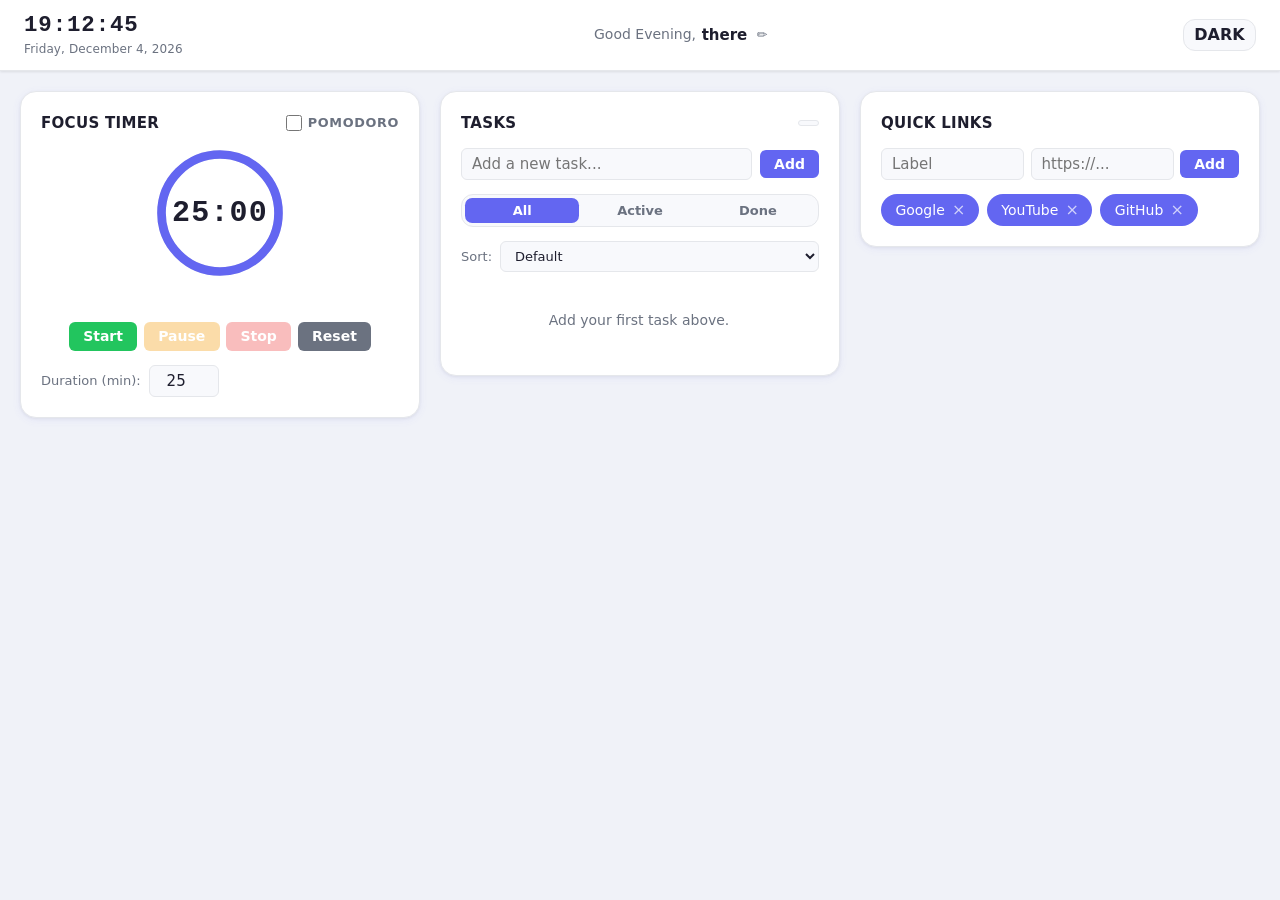
<file: index.html>
﻿<!DOCTYPE html>
<html lang="en" data-theme="light">
<head>
  <meta charset="UTF-8" />
  <meta name="viewport" content="width=device-width, initial-scale=1.0" />
  <title>Life Dashboard</title>
  <link rel="stylesheet" href="css/style.css" />
  <script src="js/script.js" defer></script>
</head>
<body>

  <header class="header">
    <div class="clock">
      <span class="clock__time"></span>
      <span class="clock__date"></span>
    </div>

    <div class="greeting">
      <div class="greeting__display">
        <span class="greeting__salutation"></span>
        <span class="greeting__name"></span>
        <button class="greeting__edit-btn" aria-label="Edit name">&#x270F;&#xFE0F;</button>
      </div>
      <form class="greeting__form hidden" aria-label="Edit name form">
        <input class="greeting__input" type="text" maxlength="30" placeholder="Your name..." aria-label="Enter your name" />
        <button type="submit" class="btn-sm">Save</button>
      </form>
    </div>

    <button class="theme-toggle" aria-label="Switch to dark mode">&#x1F319;</button>
  </header>

  <main class="dashboard-grid">

    <!-- Focus Timer card -->
    <section class="card card--timer" aria-label="Focus Timer">
      <div class="card__header">
        <h2 class="card__title">Focus Timer</h2>
        <label class="pomodoro-toggle">
          <input type="checkbox" id="timer-pomodoro" />
          <span class="pomodoro-toggle__label">Pomodoro</span>
        </label>
      </div>

      <div class="timer__ring-wrap" aria-hidden="true">
        <svg class="timer__ring" viewBox="0 0 120 120">
          <circle class="timer__ring-bg" cx="60" cy="60" r="54" />
          <circle class="timer__progress-circle" cx="60" cy="60" r="54" fill="none" stroke-linecap="round" />
        </svg>
        <span class="timer__display" aria-live="polite" aria-label="Time remaining">25:00</span>
      </div>

      <span class="timer__phase-label" aria-live="polite"></span>

      <div class="timer__controls">
        <button id="timer-start" class="btn-timer btn-start" aria-label="Start timer">Start</button>
        <button id="timer-pause" class="btn-timer btn-pause" aria-label="Pause timer" disabled>Pause</button>
        <button id="timer-stop"  class="btn-timer btn-stop"  aria-label="Stop timer"  disabled>Stop</button>
        <button id="timer-reset" class="btn-timer btn-reset" aria-label="Reset timer">Reset</button>
      </div>

      <div class="timer__duration-row">
        <label class="timer__duration-label" for="timer-duration">Duration (min):</label>
        <input id="timer-duration" type="number" min="1" max="120" value="25" aria-label="Timer duration in minutes" />
      </div>
    </section>

    <!-- To-Do List card -->
    <section class="card card--todo" aria-label="To-Do List">
      <div class="card__header">
        <h2 class="card__title">Tasks</h2>
        <span class="todo__counter" aria-live="polite"></span>
      </div>

      <form class="todo__add-form">
        <input class="todo__input" type="text" maxlength="100" placeholder="Add a new task..." aria-label="New task text" />
        <button type="submit" class="btn-sm" aria-label="Add task">Add</button>
      </form>

      <div class="todo__warning hidden" role="alert"></div>

      <div class="todo__filters" role="group" aria-label="Filter tasks">
        <button class="todo__filter-btn todo__filter-btn--active" data-filter="all"    aria-pressed="true">All</button>
        <button class="todo__filter-btn"                          data-filter="active" aria-pressed="false">Active</button>
        <button class="todo__filter-btn"                          data-filter="done"   aria-pressed="false">Done</button>
      </div>

      <div class="todo__toolbar">
        <label class="todo__sort-label" for="todo-sort">Sort:</label>
        <select id="todo-sort" aria-label="Sort tasks">
          <option value="default">Default</option>
          <option value="newest">Newest first</option>
          <option value="oldest">Oldest first</option>
          <option value="az">A to Z</option>
          <option value="za">Z to A</option>
          <option value="done-last">Active first</option>
          <option value="done-first">Done first</option>
        </select>
      </div>

      <ul class="todo__list" aria-live="polite" aria-label="Task list"></ul>
    </section>

    <!-- Quick Links card -->
    <section class="card card--links" aria-label="Quick Links">
      <h2 class="card__title">Quick Links</h2>
      <form class="links__add-form">
        <input class="links__label-input" type="text" maxlength="20" placeholder="Label" aria-label="Link label" />
        <input class="links__url-input" type="url" placeholder="https://..." aria-label="Link URL" />
        <button type="submit" class="btn-sm" aria-label="Add link">Add</button>
      </form>
      <div class="links__grid" role="list" aria-label="Quick links"></div>
    </section>

  </main>

</body>
</html>
</file>
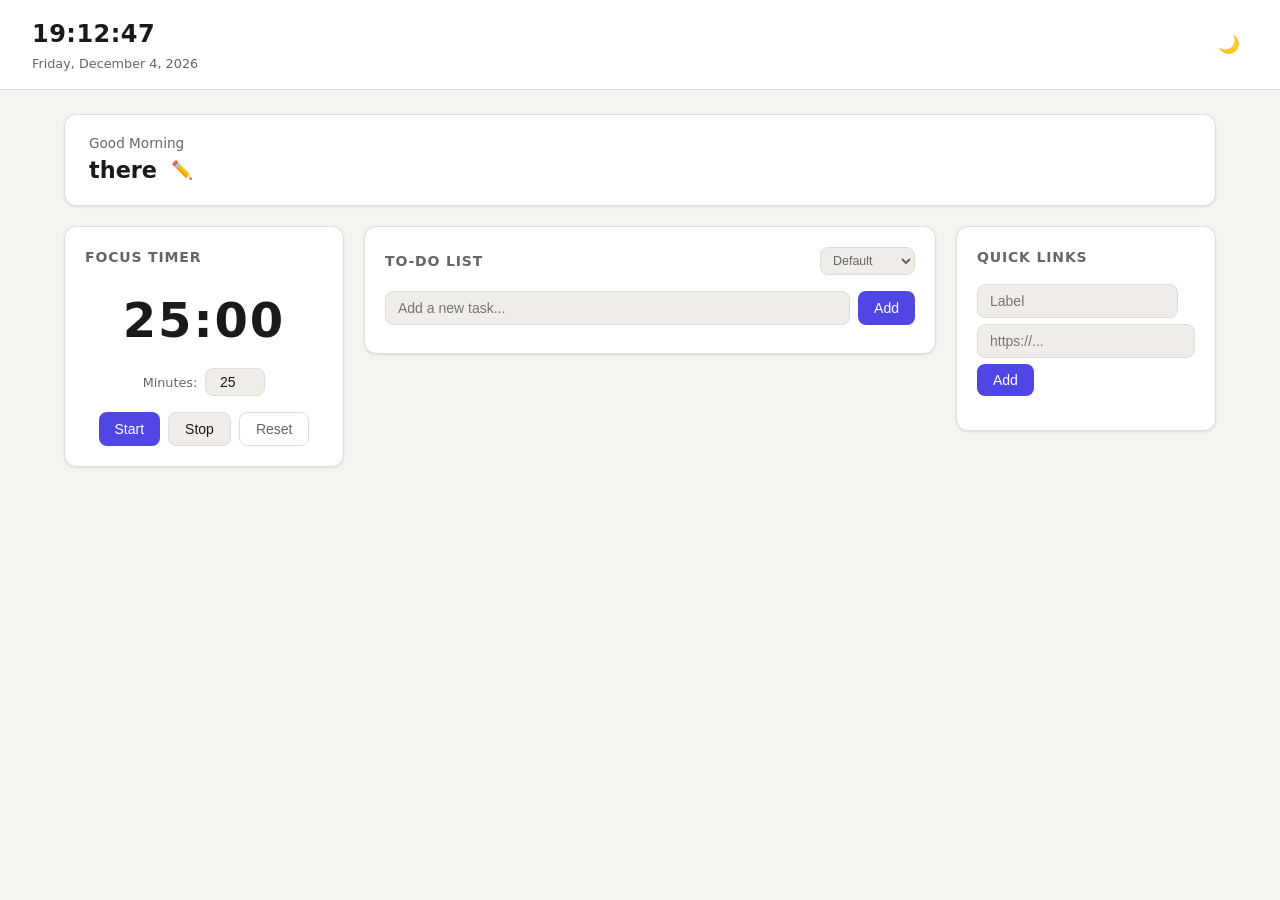
<file: To-do List without kiro/To-do List Life Dashboard/index.html>
<!DOCTYPE html>
<html lang="en" data-theme="light">
<head>
  <meta charset="UTF-8" />
  <meta name="viewport" content="width=device-width, initial-scale=1.0" />
  <title>Life Dashboard</title>
  <link rel="stylesheet" href="css/style.css" />
</head>
<body>

  <!-- Header -->
  <header class="header">
    <div class="header-left">
      <div id="datetime">
        <span id="current-time">00:00:00</span>
        <span id="current-date">Monday, 1 January 2026</span>
      </div>
    </div>
    <div class="header-right">
      <button id="theme-toggle" class="btn-icon" title="Toggle Light/Dark Mode">🌙</button>
    </div>
  </header>

  <!-- Main -->
  <main class="dashboard">

    <!-- Greeting -->
    <section class="card greeting-card">
      <div class="greeting-top">
        <p id="greeting-text">Good Morning</p>
        <div class="name-row">
          <span id="greeting-name">there</span>
          <button id="edit-name-btn" class="btn-icon" title="Change name">✏️</button>
        </div>
      </div>
      <div id="name-form" class="name-form hidden">
        <input type="text" id="name-input" placeholder="Enter your name..." maxlength="30" />
        <button id="save-name-btn" class="btn btn-primary">Save</button>
      </div>
    </section>

    <!-- Grid layout for timer + todo + links -->
    <div class="grid">

      <!-- Focus Timer -->
      <section class="card timer-card">
        <h2 class="card-title">Focus Timer</h2>
        <div id="timer-display" class="timer-display">25:00</div>
        <div class="timer-minutes">
          <label for="custom-minutes">Minutes:</label>
          <input type="number" id="custom-minutes" min="1" max="120" value="25" />
        </div>
        <div class="timer-controls">
          <button id="timer-start" class="btn btn-primary">Start</button>
          <button id="timer-stop" class="btn btn-secondary">Stop</button>
          <button id="timer-reset" class="btn btn-ghost">Reset</button>
        </div>
      </section>

      <!-- To-Do List -->
      <section class="card todo-card">
        <div class="card-header">
          <h2 class="card-title">To-Do List</h2>
          <select id="sort-select" class="sort-select">
            <option value="default">Default</option>
            <option value="asc">A → Z</option>
            <option value="desc">Z → A</option>
            <option value="done">Done Last</option>
          </select>
        </div>
        <div class="todo-input-row">
          <input type="text" id="todo-input" placeholder="Add a new task..." maxlength="100" />
          <button id="todo-add-btn" class="btn btn-primary">Add</button>
        </div>
        <p id="duplicate-warning" class="warning hidden">Task already exists!</p>
        <ul id="todo-list" class="todo-list"></ul>
      </section>

      <!-- Quick Links -->
      <section class="card links-card">
        <h2 class="card-title">Quick Links</h2>
        <div class="link-input-row">
          <input type="text" id="link-name-input" placeholder="Label" maxlength="20" />
          <input type="url" id="link-url-input" placeholder="https://..." />
          <button id="link-add-btn" class="btn btn-primary">Add</button>
        </div>
        <div id="links-grid" class="links-grid"></div>
      </section>

    </div>
  </main>

  <script src="js/script.js"></script>
</body>
</html>
</file>
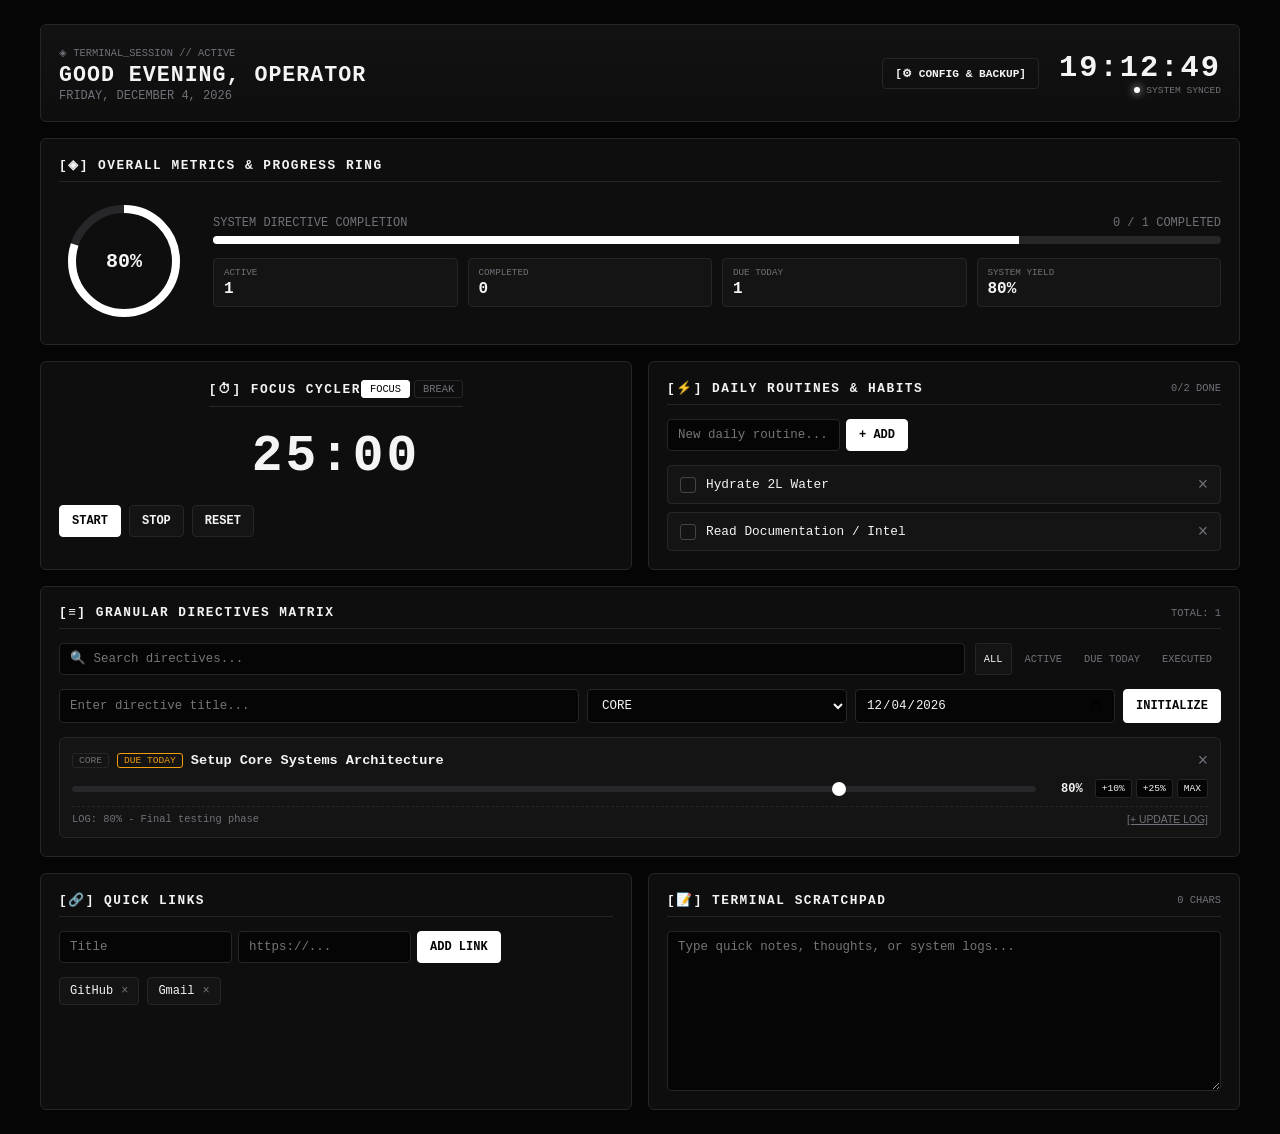
<file: To-do List without kiro/To-Do List(without prompt)/index.html>
<!DOCTYPE html>
<html lang="en">
<head>
  <meta charset="UTF-8" />
  <meta name="viewport" content="width=device-width, initial-scale=1.0" />
  <title>NEXUS // SYSTEM LIFE DASHBOARD v3.0</title>
  <link rel="stylesheet" href="styles.css" />
</head>
<body>
  <div class="dashboard-grid">

    <!-- 1. HEADER & SYSTEM CONTROL BAR -->
    <header class="card header-card">
      <div class="greeting-box">
        <span class="system-tag">◈ TERMINAL_SESSION // ACTIVE</span>
        <h1 id="greeting-text">GOOD MORNING, OPERATOR</h1>
        <p id="date-display">LOADING SYSTEM DATE...</p>
      </div>
      <div class="header-right">
        <button id="open-settings-btn" class="btn btn-outline">[⚙ CONFIG & BACKUP]</button>
        <div class="clock-box">
          <div id="clock-display" class="digital-clock">00:00:00</div>
          <div class="pulse-bar"><span class="pulse-dot"></span> SYSTEM SYNCED</div>
        </div>
      </div>
    </header>

    <!-- 2. DIAGRAM & METRICS MATRIX -->
    <section class="card progress-card">
      <div class="card-header">
        <h2>[◈] OVERALL METRICS & PROGRESS RING</h2>
      </div>
      <div class="progress-content">
        <div class="diagram-container">
          <svg class="progress-ring" width="130" height="130">
            <circle class="progress-ring-bg" stroke-width="8" r="52" cx="65" cy="65"/>
            <circle id="diagram-ring" class="progress-ring-circle" stroke-width="8" r="52" cx="65" cy="65"/>
          </svg>
          <div class="diagram-percentage" id="diagram-percent-text">0%</div>
        </div>

        <div class="metrics-details">
          <div class="bar-container">
            <div class="bar-label">
              <span>SYSTEM DIRECTIVE COMPLETION</span>
              <span id="progress-fraction">0 / 0 TASKS</span>
            </div>
            <div class="track">
              <div id="progress-fill" class="fill" style="width: 0%;"></div>
            </div>
          </div>
          <div class="stats-mini-grid">
            <div class="mini-stat">
              <span class="label">ACTIVE</span>
              <span id="stat-pending" class="val">0</span>
            </div>
            <div class="mini-stat">
              <span class="label">COMPLETED</span>
              <span id="stat-completed" class="val">0</span>
            </div>
            <div class="mini-stat">
              <span class="label">DUE TODAY</span>
              <span id="stat-due-today" class="val">0</span>
            </div>
            <div class="mini-stat">
              <span class="label">SYSTEM YIELD</span>
              <span id="stat-yield" class="val">0%</span>
            </div>
          </div>
        </div>
      </div>
    </section>

    <!-- 3. FOCUS TIMER -->
    <section class="card timer-card">
      <div class="card-header">
        <h2>[⏱] FOCUS CYCLER</h2>
        <div class="timer-modes">
          <button id="mode-focus" class="mode-btn active">FOCUS</button>
          <button id="mode-break" class="mode-btn">BREAK</button>
        </div>
      </div>
      <div class="timer-display" id="timer-display">25:00</div>
      <div class="timer-controls">
        <button id="timer-start" class="btn btn-primary">START</button>
        <button id="timer-stop" class="btn">STOP</button>
        <button id="timer-reset" class="btn">RESET</button>
      </div>
    </section>

    <!-- 4. DAILY HABITS / ROUTINE TRACKER (NEW FEATURE) -->
    <section class="card habits-card">
      <div class="card-header">
        <h2>[⚡] DAILY ROUTINES & HABITS</h2>
        <span class="version-tag" id="habit-completion-tag">0/0 DONE</span>
      </div>
      <form id="habit-form" class="input-row">
        <input type="text" id="habit-input" placeholder="New daily routine..." required autocomplete="off" />
        <button type="submit" class="btn btn-primary">+ ADD</button>
      </form>
      <div id="habits-list" class="habits-list"></div>
    </section>

    <!-- 5. TASK MATRIX WITH DEADLINES & SEARCH -->
    <section class="card tasks-card">
      <div class="card-header">
        <h2>[≡] GRANULAR DIRECTIVES MATRIX</h2>
        <span class="version-tag">TOTAL: <span id="total-task-count">0</span></span>
      </div>

      <!-- Search & Filters Bar -->
      <div class="filter-controls-bar">
        <input type="text" id="task-search-input" placeholder="🔍 Search directives..." autocomplete="off" />
        <div class="filter-tabs">
          <button class="tab-btn active" data-filter="all">ALL</button>
          <button class="tab-btn" data-filter="active">ACTIVE</button>
          <button class="tab-btn" data-filter="due">DUE TODAY</button>
          <button class="tab-btn" data-filter="completed">EXECUTED</button>
        </div>
      </div>

      <!-- Task Input Form with Due Date -->
      <form id="task-form" class="task-input-grid">
        <input type="text" id="task-input" placeholder="Enter directive title..." required autocomplete="off" />
        <select id="task-category">
          <option value="CORE">CORE</option>
          <option value="DEV">DEV</option>
          <option value="INTEL">INTEL</option>
          <option value="LIFE">LIFE</option>
        </select>
        <input type="date" id="task-due-date" title="Set Target Deadline" />
        <button type="submit" class="btn btn-primary">INITIALIZE</button>
      </form>

      <div id="task-list" class="task-list"></div>
    </section>

    <!-- 6. QUICK LINKS MANAGER -->
    <section class="card links-card">
      <div class="card-header">
        <h2>[🔗] QUICK LINKS</h2>
      </div>

      <form id="link-form" class="input-row">
        <input type="text" id="link-name-input" placeholder="Title" required autocomplete="off" />
        <input type="url" id="link-url-input" placeholder="https://..." required autocomplete="off" />
        <button type="submit" class="btn btn-primary">ADD LINK</button>
      </form>

      <div id="links-grid" class="links-grid"></div>
    </section>

    <!-- 7. SYSTEM SCRATCHPAD -->
    <section class="card scratchpad-card">
      <div class="card-header">
        <h2>[📝] TERMINAL SCRATCHPAD</h2>
        <span class="version-tag" id="scratchpad-counter">0 CHARS</span>
      </div>
      <textarea id="scratchpad" placeholder="Type quick notes, thoughts, or system logs..."></textarea>
    </section>

  </div>

  <!-- SETTINGS & DATA MODAL -->
  <div id="settings-modal" class="modal-overlay hidden">
    <div class="modal-content card">
      <div class="card-header">
        <h2>[⚙] SYSTEM CONFIGURATION & DATA</h2>
        <button id="close-settings-btn" class="btn-icon">×</button>
      </div>
      <form id="settings-form">
        <div class="form-group">
          <label for="cfg-operator-name">OPERATOR NAME</label>
          <input type="text" id="cfg-operator-name" required />
        </div>
        <div class="form-group-row">
          <div class="form-group">
            <label for="cfg-focus-time">FOCUS TIME (MIN)</label>
            <input type="number" id="cfg-focus-time" min="1" max="180" required />
          </div>
          <div class="form-group">
            <label for="cfg-break-time">BREAK TIME (MIN)</label>
            <input type="number" id="cfg-break-time" min="1" max="60" required />
          </div>
        </div>
        <div class="form-group-checkbox">
          <input type="checkbox" id="cfg-sound-toggle" />
          <label for="cfg-sound-toggle">ENABLE AUDIO NOTIFICATIONS</label>
        </div>

        <div class="modal-divider"></div>
        <span class="system-tag">// DATA BACKUP & RESTORE</span>

        <div class="data-actions-row">
          <button type="button" id="export-data-btn" class="btn">EXPORT JSON</button>
          <label for="import-file" class="btn btn-outline import-label">IMPORT JSON</label>
          <input type="file" id="import-file" accept=".json" class="hidden" />
        </div>

        <div class="modal-actions">
          <button type="button" id="purge-data-btn" class="btn btn-danger">PURGE ALL</button>
          <button type="submit" class="btn btn-primary">SAVE CONFIG</button>
        </div>
      </form>
    </div>
  </div>

  <script src="script.js"></script>
</body>
</html>
</file>
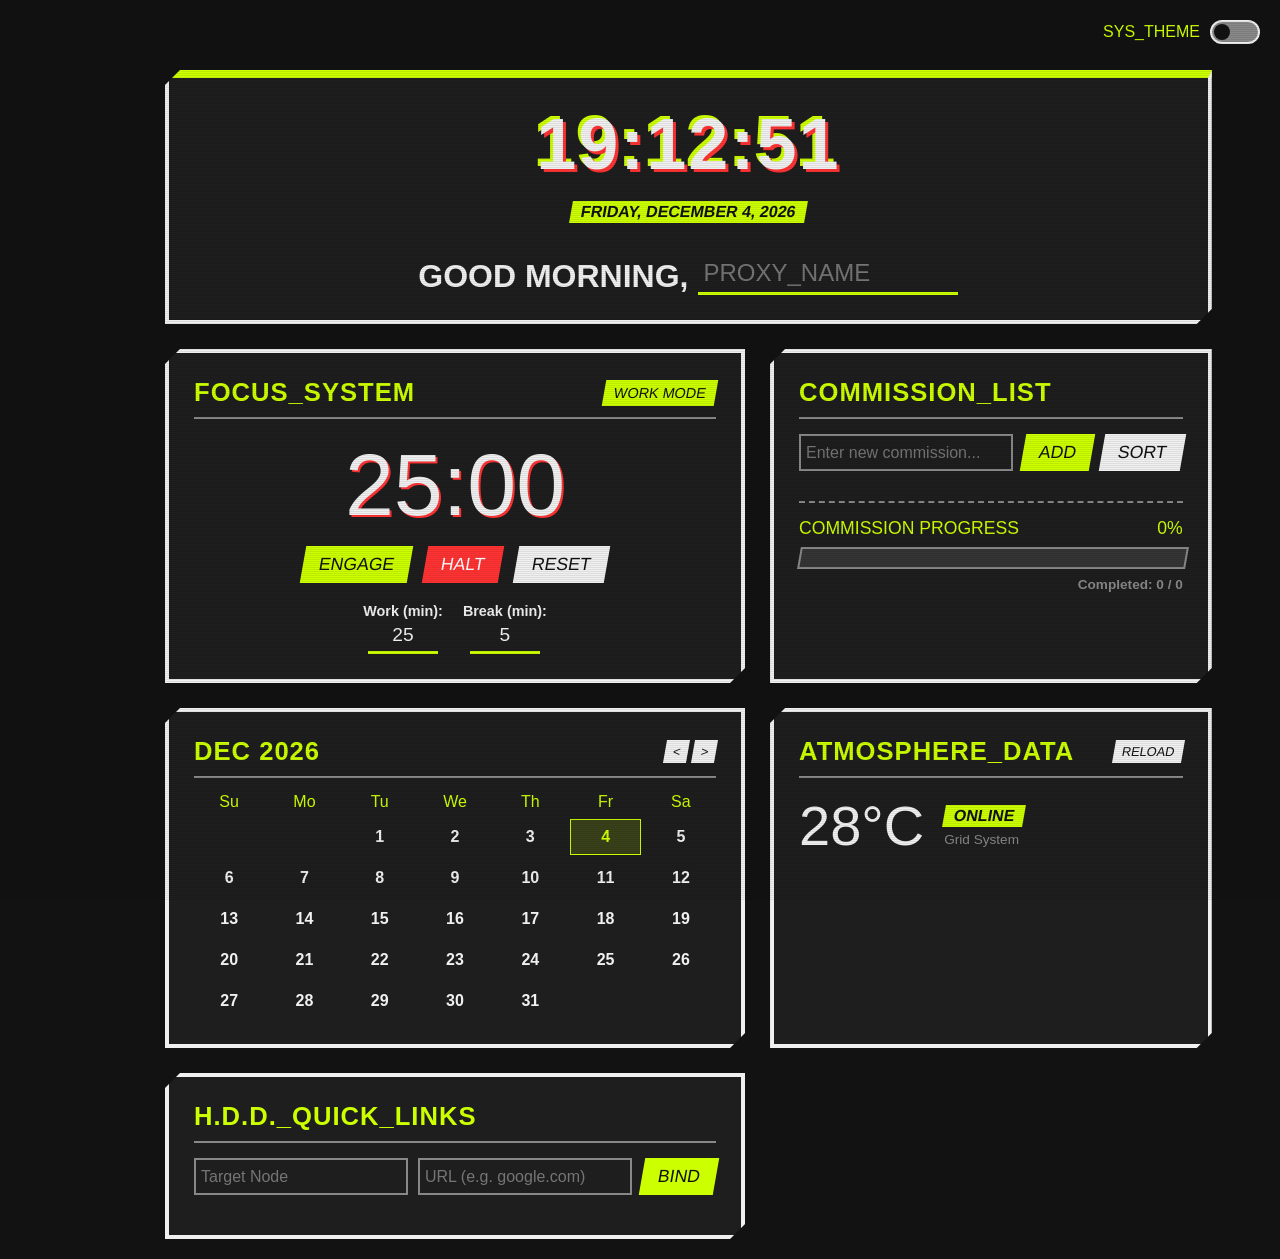
<file: To-do List without kiro/To-do/index.html>
<!DOCTYPE html>
<html lang="en">
<head>
    <meta charset="UTF-8">
    <meta name="viewport" content="width=device-width, initial-scale=1.0">
    <title>Life Dashboard - ZZZ Edition</title>
    <link rel="stylesheet" href="css/style.css">
</head>
<body>
    <div class="scanlines"></div>
    
    <div class="theme-control">
        <span class="theme-label">SYS_THEME</span>
        <label class="switch">
            <input type="checkbox" id="theme-toggle">
            <span class="slider"></span>
        </label>
    </div>
    
    <div class="dashboard-container">
        
        <!-- HEADER -->
        <header class="card header-card zzz-border">
            <div class="header-glitch">
                <h1 id="time-display">00:00:00</h1>
            </div>
            <p id="date-display" class="highlight-text">Day, Month DD, YYYY</p>
            <h2 class="greeting-box">
                <span id="greeting-text">GOOD MORNING,</span> 
                <input type="text" id="name-input" placeholder="PROXY_NAME" autocomplete="off">
            </h2>
        </header>

        <!-- FOCUS TIMER -->
        <section class="card timer-card zzz-border">
            <div class="card-header">
                <h3>FOCUS_SYSTEM</h3>
                <span id="mode-badge" class="badge work-mode">WORK MODE</span>
            </div>
            
            <div class="timer-display">
                <span id="minutes">25</span><span class="blink">:</span><span id="seconds">00</span>
            </div>
            
            <div class="timer-controls">
                <button id="timer-start" class="zzz-btn primary">ENGAGE</button>
                <button id="timer-stop" class="zzz-btn danger">HALT</button>
                <button id="timer-reset" class="zzz-btn secondary">RESET</button>
            </div>
            
            <div class="timer-settings">
                <div class="setting-group">
                    <label for="work-input">Work (min):</label>
                    <input type="number" id="work-input" value="25" min="1" step="1">
                </div>
                <div class="setting-group">
                    <label for="break-input">Break (min):</label>
                    <input type="number" id="break-input" value="5" min="1" step="1">
                </div>
            </div>
        </section>

        <!-- TASKS & PROGRESS BAR -->
        <section class="card task-card zzz-border">
            <div class="card-header">
                <h3>COMMISSION_LIST</h3>
            </div>
            <div class="task-inputs">
                <input type="text" id="task-input" placeholder="Enter new commission...">
                <button id="task-add" class="zzz-btn primary">ADD</button>
                <button id="task-sort" class="zzz-btn secondary">SORT</button>
            </div>
            
            <ul id="task-list"></ul>

            <!-- ANIMATED PROGRESS BAR -->
            <div class="progress-container">
                <div class="progress-header">
                    <span>COMMISSION PROGRESS</span>
                    <span id="progress-text">0%</span>
                </div>
                <div class="progress-bar-bg">
                    <div id="progress-bar-fill" class="progress-bar-fill"></div>
                </div>
                <div class="progress-stats">
                    Completed: <span id="stat-completed">0</span> / <span id="stat-total">0</span>
                </div>
            </div>
        </section>

        <!-- CALENDAR -->
        <section class="card calendar-card zzz-border">
            <div class="card-header">
                <h3 id="cal-month-year">CALENDAR</h3>
                <div class="cal-nav">
                    <button id="cal-prev" class="zzz-btn secondary sm">&lt;</button>
                    <button id="cal-next" class="zzz-btn secondary sm">&gt;</button>
                </div>
            </div>
            <div class="cal-grid cal-weekdays">
                <div>Su</div><div>Mo</div><div>Tu</div><div>We</div><div>Th</div><div>Fr</div><div>Sa</div>
            </div>
            <div id="cal-days" class="cal-grid cal-days-grid"></div>
        </section>

        <!-- WEATHER -->
        <section class="card weather-card zzz-border">
            <div class="card-header">
                <h3>ATMOSPHERE_DATA</h3>
                <button id="weather-refresh" class="zzz-btn secondary sm">RELOAD</button>
            </div>
            <div class="weather-content">
                <div class="weather-temp" id="weather-temp">--°C</div>
                <div class="weather-info">
                    <div id="weather-status" class="highlight-text">LOADING...</div>
                    <div id="weather-location" class="weather-sub">Detecting Region...</div>
                </div>
            </div>
        </section>

        <!-- QUICK LINKS -->
        <section class="card link-card zzz-border">
            <div class="card-header">
                <h3>H.D.D._QUICK_LINKS</h3>
            </div>
            <div class="link-inputs">
                <input type="text" id="link-name" placeholder="Target Node">
                <input type="text" id="link-url" placeholder="URL (e.g. google.com)">
                <button id="link-add" class="zzz-btn primary">BIND</button>
            </div>
            <div id="link-list" class="link-grid"></div>
        </section>

    </div>

    <script src="js/script.js"></script>
</body>
</html>
</file>
<file: css/style.css>
﻿/* =========================================================
   Life Dashboard — style.css
   ========================================================= */

/* ----- Custom Properties -------------------------------- */
:root {
  /* Colours */
  --color-bg:         #f0f2f8;
  --color-surface:    #ffffff;
  --color-surface-2:  #f8f9fc;
  --color-text:       #1e1e2e;
  --color-text-muted: #6b7280;
  --color-accent:     #6366f1;
  --color-accent-2:   #818cf8;
  --color-success:    #22c55e;
  --color-warning:    #f59e0b;
  --color-danger:     #ef4444;
  --color-border:     #e5e7eb;
  --color-done-text:  #9ca3af;
  --color-timer-break:#06b6d4;

  /* Shadows */
  --shadow-sm:    0 1px 3px rgba(0,0,0,.06), 0 1px 2px rgba(0,0,0,.04);
  --shadow-md:    0 4px 6px rgba(0,0,0,.07), 0 2px 4px rgba(0,0,0,.05);
  --shadow-card:  0 2px 8px rgba(99,102,241,.08), 0 1px 3px rgba(0,0,0,.06);

  /* Layout */
  --radius-sm:   0.375rem;
  --radius-md:   0.75rem;
  --radius-lg:   1rem;
  --radius-full: 9999px;

  /* Transitions */
  --t-theme: background-color 0.25s ease, color 0.25s ease, border-color 0.25s ease;
  --t-fast:  0.15s ease;
  --t-base:  0.2s ease;
}

[data-theme="dark"] {
  --color-bg:        #0f1117;
  --color-surface:   #1a1d27;
  --color-surface-2: #1f2435;
  --color-text:      #f0f2f8;
  --color-text-muted:#94a3b8;
  --color-accent:    #818cf8;
  --color-accent-2:  #a5b4fc;
  --color-border:    #2d3148;
  --color-danger:    #f87171;
  --color-done-text: #64748b;
  --shadow-card:     0 2px 12px rgba(0,0,0,.4);
}

/* ----- Reset -------------------------------------------- */
*, *::before, *::after { box-sizing: border-box; margin: 0; padding: 0; }

body {
  background-color: var(--color-bg);
  color: var(--color-text);
  font-family: system-ui, -apple-system, "Segoe UI", Roboto, sans-serif;
  font-size: 1rem;
  line-height: 1.5;
  min-height: 100vh;
  transition: var(--t-theme);
}

/* ----- Theme transitions -------------------------------- */
.header, .card, input, select, button, .link-chip {
  transition: var(--t-theme);
}

/* ----- Focus ring --------------------------------------- */
:focus-visible {
  outline: 2px solid var(--color-accent);
  outline-offset: 2px;
  border-radius: 2px;
}

/* ----- Screen reader only ------------------------------- */
.u-sr-only {
  position: absolute; width: 1px; height: 1px;
  padding: 0; margin: -1px; overflow: hidden;
  clip: rect(0,0,0,0); white-space: nowrap; border-width: 0;
}

/* ----- Hidden utility ----------------------------------- */
.hidden { display: none !important; }

/* =========================================================
   HEADER
   ========================================================= */
.header {
  display: flex;
  align-items: center;
  justify-content: space-between;
  gap: 1rem;
  padding: 0.75rem 1.5rem;
  background-color: var(--color-surface);
  border-bottom: 1px solid var(--color-border);
  position: sticky;
  top: 0;
  z-index: 100;
  box-shadow: var(--shadow-sm);
}

/* Clock */
.clock { display: flex; flex-direction: column; gap: 0.05rem; }

.clock__time {
  font-size: 1.4rem;
  font-weight: 700;
  font-variant-numeric: tabular-nums;
  font-family: ui-monospace, "Courier New", monospace;
  letter-spacing: 0.04em;
  color: var(--color-text);
  line-height: 1.2;
}

.clock__date {
  font-size: 0.75rem;
  color: var(--color-text-muted);
  letter-spacing: 0.01em;
}

/* Greeting */
.greeting { display: flex; flex-direction: column; align-items: center; gap: 0.2rem; }

.greeting__display {
  display: flex;
  align-items: center;
  gap: 0.35rem;
  flex-wrap: wrap;
  justify-content: center;
}

.greeting__salutation { font-size: 0.875rem; color: var(--color-text-muted); }

.greeting__name {
  font-size: 0.9375rem;
  font-weight: 700;
  color: var(--color-text);
}

.greeting__edit-btn {
  background: none;
  border: none;
  cursor: pointer;
  font-size: 0.8rem;
  padding: 0.15rem 0.25rem;
  border-radius: var(--radius-sm);
  color: var(--color-text-muted);
  transition: color var(--t-fast), background-color var(--t-fast);
}
.greeting__edit-btn:hover { color: var(--color-accent); background-color: var(--color-border); }

.greeting__form {
  display: flex;
  gap: 0.4rem;
  align-items: center;
  margin-top: 0.15rem;
}

.greeting__input {
  padding: 0.25rem 0.5rem;
  border: 1px solid var(--color-border);
  border-radius: var(--radius-sm);
  background: var(--color-surface-2);
  color: var(--color-text);
  font-size: 0.875rem;
  width: 140px;
}
.greeting__input:focus { border-color: var(--color-accent); outline: none; }

/* Theme toggle */
.theme-toggle {
  background: var(--color-surface-2);
  border: 1px solid var(--color-border);
  border-radius: var(--radius-md);
  cursor: pointer;
  font-size: 1rem;
  padding: 0.35rem 0.65rem;
  color: var(--color-text);
  white-space: nowrap;
  font-weight: 600;
  font-family: inherit;
}
.theme-toggle:hover { border-color: var(--color-accent); color: var(--color-accent); }

/* =========================================================
   LAYOUT GRID
   ========================================================= */
.dashboard-grid {
  display: grid;
  gap: 1.25rem;
  padding: 1.25rem;
  grid-template-columns: repeat(3, 1fr);
  align-items: start;
}

@media (max-width: 900px) {
  .dashboard-grid { grid-template-columns: repeat(2, 1fr); }
  .card--links    { grid-column: 1 / -1; }
}

@media (max-width: 600px) {
  .dashboard-grid { grid-template-columns: 1fr; padding: 0.75rem; gap: 0.75rem; }
  .card--links    { grid-column: auto; }
}

/* =========================================================
   CARD BASE
   ========================================================= */
.card {
  background-color: var(--color-surface);
  border-radius: var(--radius-lg);
  box-shadow: var(--shadow-card);
  padding: 1.25rem;
  display: flex;
  flex-direction: column;
  gap: 0.875rem;
  border: 1px solid var(--color-border);
}

.card__header {
  display: flex;
  align-items: center;
  justify-content: space-between;
  gap: 0.5rem;
}

.card__title {
  font-size: 0.9375rem;
  font-weight: 700;
  color: var(--color-text);
  letter-spacing: 0.02em;
  text-transform: uppercase;
}

/* =========================================================
   BUTTONS (global)
   ========================================================= */
button {
  font-family: inherit;
  cursor: pointer;
  border: none;
  border-radius: var(--radius-sm);
  transition: opacity var(--t-fast), background-color var(--t-fast), color var(--t-fast);
}

.btn-sm {
  background-color: var(--color-accent);
  color: #fff;
  padding: 0.375rem 0.875rem;
  font-size: 0.875rem;
  font-weight: 600;
  white-space: nowrap;
  flex-shrink: 0;
}
.btn-sm:hover { opacity: 0.88; }

.btn-icon {
  background: none;
  color: var(--color-text-muted);
  padding: 0.2rem 0.45rem;
  font-size: 0.8125rem;
  border-radius: var(--radius-sm);
}
.btn-icon:hover { color: var(--color-accent); background-color: var(--color-border); }

.btn-edit   { }
.btn-delete:hover { color: var(--color-danger) !important; }

/* =========================================================
   FORMS / INPUTS
   ========================================================= */
input[type="text"],
input[type="url"],
input[type="number"],
select {
  background-color: var(--color-surface-2);
  color: var(--color-text);
  border: 1px solid var(--color-border);
  border-radius: var(--radius-sm);
  padding: 0.375rem 0.625rem;
  font-size: 0.9375rem;
  font-family: inherit;
  width: 100%;
  transition: border-color var(--t-fast), background-color var(--t-fast);
}

input:focus, select:focus { border-color: var(--color-accent); outline: none; }

/* =========================================================
   FOCUS TIMER
   ========================================================= */

/* Pomodoro toggle (checkbox + label) */
.pomodoro-toggle {
  display: flex;
  align-items: center;
  gap: 0.35rem;
  cursor: pointer;
  user-select: none;
}

.pomodoro-toggle input[type="checkbox"] {
  width: 1rem; height: 1rem;
  accent-color: var(--color-accent);
  cursor: pointer;
}

.pomodoro-toggle__label {
  font-size: 0.8rem;
  font-weight: 600;
  color: var(--color-text-muted);
  text-transform: uppercase;
  letter-spacing: 0.05em;
}

/* SVG Ring */
.timer__ring-wrap {
  position: relative;
  width: 130px;
  height: 130px;
  margin: 0 auto;
}

.timer__ring {
  width: 100%; height: 100%;
  transform: rotate(-90deg);
}

.timer__ring-bg {
  fill: none;
  stroke: var(--color-border);
  stroke-width: 8;
}

.timer__progress-circle {
  stroke: var(--color-accent);
  stroke-width: 8;
  stroke-dasharray: 339.292;
  stroke-dashoffset: 0;
  transition: stroke-dashoffset 0.8s ease, stroke 0.3s ease;
}

/* Break phase — different colour */
.card--timer.timer--break .timer__progress-circle {
  stroke: var(--color-timer-break);
}

.timer__display {
  position: absolute;
  inset: 0;
  display: flex;
  align-items: center;
  justify-content: center;
  font-size: 1.875rem;
  font-weight: 700;
  font-variant-numeric: tabular-nums;
  font-family: ui-monospace, "Courier New", monospace;
  color: var(--color-text);
  letter-spacing: 0.04em;
}

.card--timer.timer--running .timer__display { color: var(--color-accent); }
.card--timer.timer--paused  .timer__display { color: var(--color-warning); }
.card--timer.timer--break   .timer__display { color: var(--color-timer-break); }

/* Phase label */
.timer__phase-label {
  text-align: center;
  font-size: 0.8125rem;
  font-weight: 600;
  color: var(--color-text-muted);
  letter-spacing: 0.04em;
  text-transform: uppercase;
  min-height: 1.2em;
}

/* Timer buttons */
.timer__controls {
  display: flex;
  gap: 0.4rem;
  justify-content: center;
  flex-wrap: wrap;
}

.btn-timer {
  padding: 0.4rem 0.9rem;
  font-size: 0.875rem;
  font-weight: 600;
  color: #fff;
  border-radius: var(--radius-sm);
  min-width: 60px;
}
.btn-timer:disabled {
  opacity: 0.35;
  cursor: not-allowed;
}

.btn-start { background-color: #22c55e; }
.btn-start:hover:not(:disabled) { background-color: #16a34a; }

.btn-pause { background-color: var(--color-warning); }
.btn-pause:hover:not(:disabled) { background-color: #d97706; }

.btn-stop  { background-color: var(--color-danger); }
.btn-stop:hover:not(:disabled)  { background-color: #dc2626; }

.btn-reset { background-color: var(--color-text-muted); }
.btn-reset:hover:not(:disabled) { background-color: #374151; }

/* Duration row */
.timer__duration-row {
  display: flex;
  align-items: center;
  gap: 0.5rem;
}

.timer__duration-label {
  font-size: 0.8125rem;
  color: var(--color-text-muted);
  white-space: nowrap;
  flex-shrink: 0;
}

.timer__duration-row input {
  width: 70px;
  flex-shrink: 0;
  text-align: center;
}

/* Toast notification */
.timer-toast {
  position: fixed;
  bottom: 1.5rem;
  right: 1.5rem;
  background: var(--color-accent);
  color: #fff;
  padding: 0.75rem 1.25rem;
  border-radius: var(--radius-md);
  font-size: 0.9375rem;
  font-weight: 500;
  z-index: 9999;
  box-shadow: var(--shadow-md);
  opacity: 0;
  transform: translateY(8px);
  transition: opacity 0.3s ease, transform 0.3s ease;
  max-width: 320px;
}
.timer-toast--show { opacity: 1; transform: translateY(0); }

/* =========================================================
   TO-DO LIST
   ========================================================= */

/* Header row: title + counter */
.todo__counter {
  font-size: 0.75rem;
  color: var(--color-text-muted);
  background: var(--color-surface-2);
  border: 1px solid var(--color-border);
  border-radius: var(--radius-full);
  padding: 0.15rem 0.6rem;
  white-space: nowrap;
  font-weight: 600;
}

/* Add form */
.todo__add-form {
  display: flex;
  gap: 0.5rem;
  align-items: center;
}
.todo__add-form input { flex: 1; min-width: 0; }

/* Warning */
.todo__warning {
  background-color: color-mix(in srgb, var(--color-danger) 10%, transparent);
  border: 1px solid var(--color-danger);
  color: var(--color-danger);
  border-radius: var(--radius-sm);
  padding: 0.4rem 0.75rem;
  font-size: 0.875rem;
  font-weight: 500;
}

/* Filter tabs */
.todo__filters {
  display: flex;
  gap: 0.25rem;
  background: var(--color-surface-2);
  border: 1px solid var(--color-border);
  border-radius: var(--radius-md);
  padding: 0.2rem;
}

.todo__filter-btn {
  flex: 1;
  padding: 0.3rem 0.5rem;
  font-size: 0.8125rem;
  font-weight: 600;
  color: var(--color-text-muted);
  background: none;
  border-radius: 0.45rem;
  transition: background-color var(--t-fast), color var(--t-fast);
}
.todo__filter-btn:hover { color: var(--color-text); background: var(--color-border); }

.todo__filter-btn--active {
  background-color: var(--color-accent) !important;
  color: #fff !important;
}

/* Toolbar: sort */
.todo__toolbar {
  display: flex;
  align-items: center;
  gap: 0.5rem;
}

.todo__sort-label {
  font-size: 0.8125rem;
  color: var(--color-text-muted);
  white-space: nowrap;
  flex-shrink: 0;
}

.todo__toolbar select { font-size: 0.8125rem; }

/* Task list */
.todo__list {
  list-style: none;
  padding: 0; margin: 0;
  display: flex;
  flex-direction: column;
  gap: 0.3rem;
  max-height: 340px;
  overflow-y: auto;
  overscroll-behavior: contain;
  padding-right: 2px; /* prevent scrollbar overlap */
}

.todo__list::-webkit-scrollbar { width: 4px; }
.todo__list::-webkit-scrollbar-track { background: transparent; }
.todo__list::-webkit-scrollbar-thumb { background: var(--color-border); border-radius: 2px; }

/* Individual task item */
.todo__item {
  display: flex;
  align-items: center;
  gap: 0.5rem;
  padding: 0.45rem 0.5rem;
  border-radius: var(--radius-sm);
  border: 1px solid transparent;
  transition: background-color var(--t-fast), border-color var(--t-fast);
}
.todo__item:hover {
  background-color: var(--color-surface-2);
  border-color: var(--color-border);
}

.todo__item input[type="checkbox"] {
  flex-shrink: 0;
  width: 1rem; height: 1rem;
  accent-color: var(--color-accent);
  cursor: pointer;
}

.todo__item__text {
  flex: 1;
  font-size: 0.9375rem;
  color: var(--color-text);
  word-break: break-word;
}

.todo__item--done .todo__item__text {
  text-decoration: line-through;
  color: var(--color-done-text);
  opacity: 0.75;
}

/* Action buttons wrapper */
.todo__item-actions {
  display: flex;
  gap: 0.2rem;
  flex-shrink: 0;
  opacity: 0;
  transition: opacity var(--t-fast);
}
.todo__item:hover .todo__item-actions,
.todo__item:focus-within .todo__item-actions { opacity: 1; }

/* Edit inline controls */
.todo__edit-input {
  flex: 1;
  min-width: 0;
  padding: 0.25rem 0.5rem;
  font-size: 0.9375rem;
  border: 1px solid var(--color-accent);
  border-radius: var(--radius-sm);
  background: var(--color-surface-2);
  color: var(--color-text);
  width: auto;
}
.todo__edit-input--error { border-color: var(--color-danger); }

.todo__save-btn {
  background: var(--color-accent);
  color: #fff;
  padding: 0.2rem 0.6rem;
  font-size: 0.8125rem;
  font-weight: 600;
}
.todo__save-btn:hover { opacity: 0.88; }

.todo__cancel-btn {
  background: var(--color-surface-2);
  color: var(--color-text-muted);
  border: 1px solid var(--color-border);
  padding: 0.2rem 0.6rem;
  font-size: 0.8125rem;
}
.todo__cancel-btn:hover { color: var(--color-danger); border-color: var(--color-danger); }

/* Empty state */
.todo__empty {
  text-align: center;
  color: var(--color-text-muted);
  font-size: 0.875rem;
  padding: 1.5rem 0;
  list-style: none;
}

/* =========================================================
   QUICK LINKS
   ========================================================= */
.links__add-form {
  display: flex;
  gap: 0.4rem;
  align-items: center;
  flex-wrap: wrap;
}
.links__add-form input { flex: 1; min-width: 80px; }

.links__grid {
  display: flex;
  flex-wrap: wrap;
  gap: 0.5rem;
  min-height: 2rem;
}

.link-chip {
  display: inline-flex;
  align-items: center;
  gap: 0.35rem;
  border-radius: var(--radius-full);
  background-color: var(--color-accent);
  color: #ffffff;
  padding: 0.3rem 0.75rem 0.3rem 0.9rem;
  font-size: 0.875rem;
  font-weight: 500;
  text-decoration: none;
  white-space: nowrap;
  transition: opacity var(--t-fast), transform var(--t-fast);
}
.link-chip:hover { opacity: 0.88; transform: translateY(-1px); }

.link-chip__remove {
  background: none;
  border: none;
  cursor: pointer;
  color: rgba(255,255,255,.7);
  font-size: 1rem;
  line-height: 1;
  padding: 0 0.1rem;
  display: flex;
  align-items: center;
}
.link-chip__remove:hover { color: #fff; }

.links__empty {
  font-size: 0.875rem;
  color: var(--color-text-muted);
  width: 100%;
}
</file>
<file: To-do List without kiro/To-do List Life Dashboard/css/style.css>
/* =====================
   CSS Variables / Themes
   ===================== */
:root {
  --bg: #f5f5f0;
  --surface: #ffffff;
  --surface-alt: #f0ede8;
  --border: #e0ddd8;
  --text-primary: #1a1a1a;
  --text-secondary: #666666;
  --text-muted: #999999;
  --accent: #4f46e5;
  --accent-hover: #4338ca;
  --accent-light: #eef2ff;
  --danger: #ef4444;
  --danger-hover: #dc2626;
  --success: #22c55e;
  --warning: #f59e0b;
  --radius: 12px;
  --radius-sm: 8px;
  --shadow: 0 1px 3px rgba(0,0,0,0.06), 0 1px 2px rgba(0,0,0,0.04);
  --shadow-md: 0 4px 6px rgba(0,0,0,0.07), 0 2px 4px rgba(0,0,0,0.05);
  --transition: 0.2s ease;
}

[data-theme="dark"] {
  --bg: #111113;
  --surface: #1c1c1f;
  --surface-alt: #26262a;
  --border: #2e2e34;
  --text-primary: #f0f0f0;
  --text-secondary: #a0a0a8;
  --text-muted: #606068;
  --accent: #6366f1;
  --accent-hover: #818cf8;
  --accent-light: #1e1b4b;
  --danger: #f87171;
  --danger-hover: #fca5a5;
  --success: #4ade80;
  --warning: #fbbf24;
  --shadow: 0 1px 3px rgba(0,0,0,0.3);
  --shadow-md: 0 4px 6px rgba(0,0,0,0.4);
}

/* =====================
   Reset & Base
   ===================== */
*, *::before, *::after {
  box-sizing: border-box;
  margin: 0;
  padding: 0;
}

body {
  font-family: 'Segoe UI', system-ui, -apple-system, sans-serif;
  background-color: var(--bg);
  color: var(--text-primary);
  min-height: 100vh;
  line-height: 1.5;
  transition: background-color var(--transition), color var(--transition);
}

/* =====================
   Header
   ===================== */
.header {
  display: flex;
  align-items: center;
  justify-content: space-between;
  padding: 16px 32px;
  background: var(--surface);
  border-bottom: 1px solid var(--border);
  position: sticky;
  top: 0;
  z-index: 10;
}

#datetime {
  display: flex;
  flex-direction: column;
}

#current-time {
  font-size: 1.5rem;
  font-weight: 600;
  letter-spacing: 0.02em;
  color: var(--text-primary);
  font-variant-numeric: tabular-nums;
}

#current-date {
  font-size: 0.8rem;
  color: var(--text-secondary);
  margin-top: 2px;
}

/* =====================
   Buttons
   ===================== */
.btn {
  display: inline-flex;
  align-items: center;
  justify-content: center;
  padding: 8px 16px;
  border: none;
  border-radius: var(--radius-sm);
  font-size: 0.875rem;
  font-weight: 500;
  cursor: pointer;
  transition: background-color var(--transition), opacity var(--transition);
  white-space: nowrap;
}

.btn-primary {
  background-color: var(--accent);
  color: #fff;
}
.btn-primary:hover {
  background-color: var(--accent-hover);
}

.btn-secondary {
  background-color: var(--surface-alt);
  color: var(--text-primary);
  border: 1px solid var(--border);
}
.btn-secondary:hover {
  background-color: var(--border);
}

.btn-ghost {
  background-color: transparent;
  color: var(--text-secondary);
  border: 1px solid var(--border);
}
.btn-ghost:hover {
  background-color: var(--surface-alt);
}

.btn-icon {
  background: none;
  border: none;
  cursor: pointer;
  font-size: 1.1rem;
  padding: 4px 8px;
  border-radius: var(--radius-sm);
  transition: background-color var(--transition);
  line-height: 1;
}
.btn-icon:hover {
  background-color: var(--surface-alt);
}

/* =====================
   Dashboard Layout
   ===================== */
.dashboard {
  max-width: 1200px;
  margin: 0 auto;
  padding: 24px 24px 48px;
  display: flex;
  flex-direction: column;
  gap: 20px;
}

.grid {
  display: grid;
  grid-template-columns: 280px 1fr 260px;
  gap: 20px;
  align-items: start;
}

/* =====================
   Cards
   ===================== */
.card {
  background: var(--surface);
  border: 1px solid var(--border);
  border-radius: var(--radius);
  padding: 20px;
  box-shadow: var(--shadow);
  transition: background-color var(--transition), border-color var(--transition);
}

.card-title {
  font-size: 0.875rem;
  font-weight: 600;
  text-transform: uppercase;
  letter-spacing: 0.06em;
  color: var(--text-secondary);
  margin-bottom: 16px;
}

.card-header {
  display: flex;
  align-items: center;
  justify-content: space-between;
  margin-bottom: 16px;
}
.card-header .card-title {
  margin-bottom: 0;
}

/* =====================
   Greeting
   ===================== */
.greeting-card {
  display: flex;
  align-items: center;
  justify-content: space-between;
  flex-wrap: wrap;
  gap: 12px;
  padding: 18px 24px;
}

.greeting-top {
  display: flex;
  flex-direction: column;
}

#greeting-text {
  font-size: 0.85rem;
  color: var(--text-secondary);
}

.name-row {
  display: flex;
  align-items: center;
  gap: 6px;
}

#greeting-name {
  font-size: 1.4rem;
  font-weight: 700;
  color: var(--text-primary);
}

.name-form {
  display: flex;
  align-items: center;
  gap: 8px;
}

.name-form input {
  padding: 7px 12px;
  border: 1px solid var(--border);
  border-radius: var(--radius-sm);
  background: var(--surface-alt);
  color: var(--text-primary);
  font-size: 0.875rem;
  outline: none;
  transition: border-color var(--transition);
}
.name-form input:focus {
  border-color: var(--accent);
}

.hidden {
  display: none !important;
}

/* =====================
   Timer
   ===================== */
.timer-display {
  font-size: 3rem;
  font-weight: 700;
  text-align: center;
  letter-spacing: 0.04em;
  color: var(--text-primary);
  font-variant-numeric: tabular-nums;
  margin-bottom: 12px;
}

.timer-minutes {
  display: flex;
  align-items: center;
  gap: 8px;
  justify-content: center;
  margin-bottom: 16px;
}

.timer-minutes label {
  font-size: 0.8rem;
  color: var(--text-secondary);
}

.timer-minutes input {
  width: 60px;
  padding: 5px 8px;
  border: 1px solid var(--border);
  border-radius: var(--radius-sm);
  background: var(--surface-alt);
  color: var(--text-primary);
  font-size: 0.875rem;
  text-align: center;
  outline: none;
}
.timer-minutes input:focus {
  border-color: var(--accent);
}

.timer-controls {
  display: flex;
  gap: 8px;
  justify-content: center;
}

.timer-card.running .timer-display {
  color: var(--accent);
}

/* =====================
   To-Do List
   ===================== */
.todo-input-row {
  display: flex;
  gap: 8px;
  margin-bottom: 8px;
}

.todo-input-row input,
.link-input-row input {
  flex: 1;
  padding: 8px 12px;
  border: 1px solid var(--border);
  border-radius: var(--radius-sm);
  background: var(--surface-alt);
  color: var(--text-primary);
  font-size: 0.875rem;
  outline: none;
  transition: border-color var(--transition);
}

.todo-input-row input:focus,
.link-input-row input:focus {
  border-color: var(--accent);
}

.sort-select {
  padding: 5px 8px;
  border: 1px solid var(--border);
  border-radius: var(--radius-sm);
  background: var(--surface-alt);
  color: var(--text-secondary);
  font-size: 0.78rem;
  outline: none;
  cursor: pointer;
}

.warning {
  font-size: 0.78rem;
  color: var(--danger);
  margin-bottom: 6px;
}

.todo-list {
  list-style: none;
  display: flex;
  flex-direction: column;
  gap: 6px;
  max-height: 340px;
  overflow-y: auto;
  padding-right: 2px;
}

.todo-list::-webkit-scrollbar {
  width: 4px;
}
.todo-list::-webkit-scrollbar-track {
  background: transparent;
}
.todo-list::-webkit-scrollbar-thumb {
  background: var(--border);
  border-radius: 4px;
}

.todo-item {
  display: flex;
  align-items: center;
  gap: 8px;
  padding: 9px 12px;
  background: var(--surface-alt);
  border: 1px solid var(--border);
  border-radius: var(--radius-sm);
  transition: background-color var(--transition);
}

.todo-item:hover {
  background: var(--accent-light);
  border-color: var(--accent);
}

.todo-item input[type="checkbox"] {
  accent-color: var(--accent);
  width: 16px;
  height: 16px;
  cursor: pointer;
  flex-shrink: 0;
}

.todo-text {
  flex: 1;
  font-size: 0.875rem;
  color: var(--text-primary);
  word-break: break-word;
}

.todo-item.done .todo-text {
  text-decoration: line-through;
  color: var(--text-muted);
}

.todo-edit-input {
  flex: 1;
  padding: 3px 8px;
  border: 1px solid var(--accent);
  border-radius: 4px;
  background: var(--surface);
  color: var(--text-primary);
  font-size: 0.875rem;
  outline: none;
}

.todo-actions {
  display: flex;
  gap: 4px;
  flex-shrink: 0;
}

.btn-todo {
  background: none;
  border: none;
  cursor: pointer;
  font-size: 0.85rem;
  padding: 3px 5px;
  border-radius: 4px;
  color: var(--text-secondary);
  transition: background-color var(--transition), color var(--transition);
}
.btn-todo:hover {
  background-color: var(--border);
  color: var(--text-primary);
}
.btn-todo.delete:hover {
  background-color: var(--danger);
  color: #fff;
}
.btn-todo.save:hover {
  background-color: var(--success);
  color: #fff;
}

/* =====================
   Quick Links
   ===================== */
.link-input-row {
  display: flex;
  gap: 6px;
  margin-bottom: 14px;
  flex-wrap: wrap;
}

.link-input-row input[placeholder="Label"] {
  flex: 0 0 90px;
}

.links-grid {
  display: flex;
  flex-wrap: wrap;
  gap: 8px;
}

.link-chip {
  display: inline-flex;
  align-items: center;
  gap: 4px;
  padding: 6px 12px;
  background: var(--surface-alt);
  border: 1px solid var(--border);
  border-radius: 20px;
  font-size: 0.8rem;
  color: var(--text-primary);
  text-decoration: none;
  transition: background-color var(--transition), border-color var(--transition);
  max-width: 100%;
}

.link-chip:hover {
  background-color: var(--accent-light);
  border-color: var(--accent);
  color: var(--accent);
}

.link-chip .remove-link {
  background: none;
  border: none;
  cursor: pointer;
  font-size: 0.75rem;
  color: var(--text-muted);
  padding: 0 2px;
  line-height: 1;
  transition: color var(--transition);
}

.link-chip .remove-link:hover {
  color: var(--danger);
}

/* =====================
   Responsive
   ===================== */
@media (max-width: 900px) {
  .grid {
    grid-template-columns: 1fr 1fr;
  }
  .links-card {
    grid-column: span 2;
  }
}

@media (max-width: 600px) {
  .header {
    padding: 12px 16px;
  }
  .dashboard {
    padding: 16px 12px 32px;
  }
  .grid {
    grid-template-columns: 1fr;
  }
  .links-card {
    grid-column: span 1;
  }
  .greeting-card {
    flex-direction: column;
    align-items: flex-start;
  }
}
</file>
<file: To-do List without kiro/To-Do List(without prompt)/styles.css>
:root {
  --bg: #050505;
  --surface: #0e0e0e;
  --panel: #141414;
  --border: #262626;
  --border-hover: #444444;
  --text: #f4f4f5;
  --text-muted: #71717a;
  --accent: #ffffff;
  --accent-dim: #27272a;
  --danger: #ef4444;
  --warning: #f59e0b;
  --font-mono: 'Courier New', Courier, monospace, ui-monospace;
}

* {
  box-sizing: border-box;
  margin: 0;
  padding: 0;
}

body {
  background-color: var(--bg);
  color: var(--text);
  font-family: var(--font-mono);
  min-height: 100vh;
  padding: 24px;
  display: flex;
  justify-content: center;
}

.dashboard-grid {
  width: 100%;
  max-width: 1200px;
  display: grid;
  grid-template-columns: repeat(2, 1fr);
  gap: 16px;
}

/* Card Base */
.card {
  background: var(--surface);
  border: 1px solid var(--border);
  border-radius: 6px;
  padding: 18px;
  display: flex;
  flex-direction: column;
  gap: 14px;
}

.card-header {
  display: flex;
  justify-content: space-between;
  align-items: center;
  border-bottom: 1px solid var(--border);
  padding-bottom: 8px;
}

.card-header h2 {
  font-size: 0.8rem;
  letter-spacing: 1.5px;
}

/* Header & Control Bar */
.header-card {
  grid-column: span 2;
  flex-direction: row;
  justify-content: space-between;
  align-items: center;
  background: linear-gradient(180deg, #121212 0%, #0e0e0e 100%);
}

.header-right {
  display: flex;
  align-items: center;
  gap: 20px;
}

.system-tag {
  font-size: 0.65rem;
  color: var(--text-muted);
}

.greeting-box h1 {
  font-size: 1.35rem;
  margin: 2px 0;
  letter-spacing: 1px;
}

#date-display {
  font-size: 0.75rem;
  color: var(--text-muted);
}

.clock-box {
  text-align: right;
}

.digital-clock {
  font-size: 1.9rem;
  font-weight: bold;
  letter-spacing: 2px;
}

.pulse-bar {
  font-size: 0.6rem;
  color: var(--text-muted);
  display: flex;
  align-items: center;
  justify-content: flex-end;
  gap: 6px;
}

.pulse-dot {
  width: 6px;
  height: 6px;
  background: var(--accent);
  border-radius: 50%;
  box-shadow: 0 0 8px var(--accent);
}

/* Progress & Diagram */
.progress-card {
  grid-column: span 2;
}

.progress-content {
  display: flex;
  align-items: center;
  gap: 24px;
  flex-wrap: wrap;
}

.diagram-container {
  position: relative;
  width: 130px;
  height: 130px;
  display: flex;
  align-items: center;
  justify-content: center;
}

.progress-ring {
  transform: rotate(-90deg);
}

.progress-ring-bg {
  fill: none;
  stroke: var(--accent-dim);
}

.progress-ring-circle {
  fill: none;
  stroke: var(--accent);
  stroke-dasharray: 326.72; /* 2 * PI * 52 */
  stroke-dashoffset: 326.72;
  transition: stroke-dashoffset 0.5s ease;
}

.diagram-percentage {
  position: absolute;
  font-size: 1.25rem;
  font-weight: bold;
}

.metrics-details {
  flex: 1;
  display: flex;
  flex-direction: column;
  gap: 14px;
  min-width: 250px;
}

.bar-label {
  display: flex;
  justify-content: space-between;
  font-size: 0.75rem;
  margin-bottom: 6px;
  color: var(--text-muted);
}

.track {
  width: 100%;
  height: 8px;
  background: var(--accent-dim);
  border-radius: 4px;
  overflow: hidden;
}

.fill {
  height: 100%;
  background: var(--accent);
  transition: width 0.3s ease;
}

.stats-mini-grid {
  display: grid;
  grid-template-columns: repeat(4, 1fr);
  gap: 10px;
}

.mini-stat {
  background: var(--panel);
  border: 1px solid var(--border);
  padding: 8px 10px;
  border-radius: 4px;
  display: flex;
  flex-direction: column;
}

.mini-stat .label {
  font-size: 0.58rem;
  color: var(--text-muted);
}

.mini-stat .val {
  font-size: 1rem;
  font-weight: bold;
  margin-top: 2px;
}

/* Timer Card */
.timer-card {
  align-items: center;
  text-align: center;
}

.timer-modes {
  display: flex;
  gap: 4px;
}

.mode-btn {
  background: transparent;
  border: 1px solid var(--border);
  color: var(--text-muted);
  padding: 2px 8px;
  font-size: 0.65rem;
  cursor: pointer;
  border-radius: 3px;
  font-family: var(--font-mono);
}

.mode-btn.active {
  background: var(--accent);
  color: var(--bg);
  border-color: var(--accent);
}

.timer-display {
  font-size: 3.2rem;
  font-weight: bold;
  letter-spacing: 3px;
  margin: 6px 0;
}

.timer-controls {
  display: flex;
  gap: 8px;
  width: 100%;
}

/* Habits / Routine Tracker */
.habits-card {
  grid-column: span 1;
}

.habits-list {
  display: flex;
  flex-direction: column;
  gap: 8px;
  max-height: 180px;
  overflow-y: auto;
}

.habit-item {
  display: flex;
  align-items: center;
  justify-content: space-between;
  background: var(--panel);
  border: 1px solid var(--border);
  padding: 8px 12px;
  border-radius: 4px;
}

.habit-left {
  display: flex;
  align-items: center;
  gap: 10px;
}

.habit-checkbox {
  width: 16px;
  height: 16px;
  border: 1px solid var(--border-hover);
  border-radius: 3px;
  cursor: pointer;
  display: flex;
  align-items: center;
  justify-content: center;
  font-size: 0.75rem;
}

.habit-item.done .habit-checkbox {
  background: var(--accent);
  color: var(--bg);
}

.habit-item.done .habit-title {
  text-decoration: line-through;
  color: var(--text-muted);
}

.habit-title {
  font-size: 0.8rem;
}

/* Tasks Directive Card */
.tasks-card {
  grid-column: span 2;
}

.filter-controls-bar {
  display: flex;
  justify-content: space-between;
  gap: 10px;
  flex-wrap: wrap;
}

#task-search-input {
  flex: 1;
  min-width: 200px;
}

.filter-tabs {
  display: flex;
  gap: 4px;
}

.tab-btn {
  background: transparent;
  border: 1px solid transparent;
  color: var(--text-muted);
  font-size: 0.65rem;
  padding: 4px 8px;
  cursor: pointer;
  font-family: var(--font-mono);
  border-radius: 3px;
}

.tab-btn.active {
  color: var(--text);
  border-color: var(--border);
  background: var(--panel);
}

.task-input-grid {
  display: grid;
  grid-template-columns: 2fr 1fr 1fr auto;
  gap: 8px;
}

select, input[type="date"], input[type="text"], input[type="url"], input[type="number"], textarea {
  background: var(--bg);
  border: 1px solid var(--border);
  color: var(--text);
  padding: 8px 10px;
  font-family: var(--font-mono);
  font-size: 0.78rem;
  border-radius: 4px;
  outline: none;
}

select:focus, input:focus, textarea:focus {
  border-color: var(--border-hover);
}

/* Custom Range Slider */
input[type="range"].progress-slider {
  -webkit-appearance: none;
  width: 100%;
  height: 6px;
  background: var(--accent-dim);
  border-radius: 3px;
  outline: none;
}

input[type="range"].progress-slider::-webkit-slider-thumb {
  -webkit-appearance: none;
  width: 14px;
  height: 14px;
  border-radius: 50%;
  background: var(--accent);
  cursor: pointer;
}

/* Task Cards */
.task-list {
  display: flex;
  flex-direction: column;
  gap: 10px;
  max-height: 360px;
  overflow-y: auto;
}

.task-card {
  background: var(--panel);
  border: 1px solid var(--border);
  padding: 12px;
  border-radius: 6px;
  display: flex;
  flex-direction: column;
  gap: 8px;
}

.task-header-row {
  display: flex;
  justify-content: space-between;
  align-items: center;
}

.task-title-group {
  display: flex;
  align-items: center;
  gap: 8px;
  flex-wrap: wrap;
}

.tag-category {
  font-size: 0.6rem;
  padding: 1px 6px;
  border: 1px solid var(--border);
  color: var(--text-muted);
  border-radius: 3px;
}

.tag-due {
  font-size: 0.6rem;
  padding: 1px 6px;
  border: 1px solid var(--border);
  border-radius: 3px;
  color: var(--text-muted);
}

.tag-due.overdue {
  border-color: var(--danger);
  color: var(--danger);
}

.tag-due.today {
  border-color: var(--warning);
  color: var(--warning);
}

.task-title {
  font-size: 0.85rem;
  font-weight: bold;
}

.task-card.completed .task-title {
  text-decoration: line-through;
  color: var(--text-muted);
}

.task-progress-section {
  display: flex;
  align-items: center;
  gap: 12px;
}

.slider-container {
  flex: 1;
  display: flex;
  align-items: center;
  gap: 8px;
}

.percent-badge {
  font-size: 0.75rem;
  font-weight: bold;
  width: 40px;
  text-align: right;
}

.quick-btn-group {
  display: flex;
  gap: 4px;
}

.btn-step {
  padding: 3px 6px;
  font-size: 0.6rem;
  border: 1px solid var(--border);
  background: var(--bg);
  color: var(--text);
  cursor: pointer;
  border-radius: 3px;
  font-family: var(--font-mono);
}

.btn-step:hover {
  border-color: var(--text);
}

.status-log {
  font-size: 0.65rem;
  color: var(--text-muted);
  border-top: 1px dashed var(--border);
  padding-top: 6px;
  display: flex;
  justify-content: space-between;
}

.btn-log {
  background: transparent;
  border: none;
  color: var(--text-muted);
  cursor: pointer;
  font-size: 0.65rem;
  text-decoration: underline;
}

.btn-log:hover {
  color: var(--text);
}

/* Quick Links Card */
.links-card {
  grid-column: span 1;
}

.input-row {
  display: flex;
  gap: 6px;
}

.links-grid {
  display: flex;
  flex-wrap: wrap;
  gap: 8px;
  max-height: 180px;
  overflow-y: auto;
}

.link-chip {
  display: flex;
  align-items: center;
  gap: 8px;
  background: var(--panel);
  border: 1px solid var(--border);
  padding: 6px 10px;
  border-radius: 4px;
  font-size: 0.75rem;
}

.link-chip:hover {
  border-color: var(--text);
}

.link-chip .remove-link {
  color: var(--text-muted);
  cursor: pointer;
}

.link-chip .remove-link:hover {
  color: var(--accent);
}

/* Scratchpad */
.scratchpad-card {
  grid-column: span 1;
}

textarea#scratchpad {
  width: 100%;
  height: 100%;
  min-height: 160px;
  resize: vertical;
}

/* Buttons */
.btn {
  background: var(--panel);
  color: var(--text);
  border: 1px solid var(--border);
  padding: 8px 12px;
  font-family: var(--font-mono);
  font-size: 0.75rem;
  font-weight: bold;
  cursor: pointer;
  border-radius: 4px;
  transition: all 0.2s;
}

.btn:hover {
  border-color: var(--border-hover);
  background: var(--accent-dim);
}

.btn-primary {
  background: var(--accent);
  color: var(--bg);
  border-color: var(--accent);
}

.btn-primary:hover {
  background: #e4e4e7;
}

.btn-outline {
  background: transparent;
  border-color: var(--border);
  font-size: 0.7rem;
}

.btn-danger {
  background: #3f0000;
  color: #ff8888;
  border-color: #770000;
}

.btn-danger:hover {
  background: #660000;
}

.btn-icon {
  background: transparent;
  border: none;
  color: var(--text-muted);
  cursor: pointer;
  font-size: 1.1rem;
}

.btn-icon:hover {
  color: var(--accent);
}

.version-tag {
  font-size: 0.65rem;
  color: var(--text-muted);
}

/* Modal UI */
.modal-overlay {
  position: fixed;
  top: 0;
  left: 0;
  width: 100vw;
  height: 100vh;
  background: rgba(0, 0, 0, 0.85);
  display: flex;
  align-items: center;
  justify-content: center;
  z-index: 1000;
}

.modal-overlay.hidden {
  display: none;
}

.modal-content {
  width: 90%;
  max-width: 480px;
  background: var(--surface);
}

.form-group {
  display: flex;
  flex-direction: column;
  gap: 6px;
  margin-bottom: 10px;
}

.form-group label {
  font-size: 0.65rem;
  color: var(--text-muted);
}

.form-group-row {
  display: flex;
  gap: 12px;
}

.form-group-row .form-group {
  flex: 1;
}

.form-group-checkbox {
  display: flex;
  align-items: center;
  gap: 8px;
  margin-top: 4px;
  font-size: 0.75rem;
}

.modal-divider {
  height: 1px;
  background: var(--border);
  margin: 10px 0;
}

.data-actions-row {
  display: flex;
  gap: 10px;
  margin: 8px 0;
}

.import-label {
  display: inline-block;
  text-align: center;
  line-height: 1.4;
}

.modal-actions {
  display: flex;
  justify-content: space-between;
  margin-top: 14px;
}

.hidden {
  display: none !important;
}

/* Responsive adjustments */
@media (max-width: 900px) {
  .dashboard-grid {
    grid-template-columns: 1fr;
  }
  .header-card, .progress-card, .tasks-card, .links-card, .scratchpad-card, .habits-card {
    grid-column: span 1;
  }
  .task-input-grid {
    grid-template-columns: 1fr;
  }
  .stats-mini-grid {
    grid-template-columns: repeat(2, 1fr);
  }
  .header-card {
    flex-direction: column;
    align-items: flex-start;
    gap: 12px;
  }
  .header-right {
    width: 100%;
    justify-content: space-between;
  }
}
</file>
<file: To-do List without kiro/To-do/css/style.css>
:root {
    --bg-dark: #121212;
    --card-bg: #1e1e1e;
    --zzz-yellow: #ccff00;
    --zzz-yellow-dim: #99b300;
    --zzz-red: #ff3333;
    --text-main: #f0f0f0;
    --text-muted: #888888;
    --border-thick: 4px;
    --font-heading: 'Impact', 'Arial Black', sans-serif;
    --font-body: 'Segoe UI', Tahoma, Geneva, Verdana, sans-serif;
}

body.light-mode {
    --bg-dark: #e0e0e0;
    --card-bg: #ffffff;
    --zzz-yellow: #ff9900; 
    --zzz-yellow-dim: #cc7a00;
    --zzz-red: #d10000;
    --text-main: #111111;
    --text-muted: #555555;
}

body {
    background-color: var(--bg-dark);
    color: var(--text-main);
    font-family: var(--font-body);
    margin: 0;
    padding: 20px;
    position: relative;
    min-height: 100vh;
}

/* Hide Number Input Spinners (Panah atas/bawah) */
input[type=number]::-webkit-inner-spin-button, 
input[type=number]::-webkit-outer-spin-button { 
    -webkit-appearance: none; 
    margin: 0; 
}
input[type=number] {
    -moz-appearance: textfield;
}

/* CRT Scanline effect */
.scanlines {
    position: fixed;
    top: 0; left: 0; width: 100vw; height: 100vh;
    background: repeating-linear-gradient(
        0deg,
        rgba(0, 0, 0, 0.08),
        rgba(0, 0, 0, 0.08) 1px,
        transparent 1px,
        transparent 2px
    );
    pointer-events: none;
    z-index: 9999;
}

/* Theme Toggle Switch */
.theme-control {
    position: absolute;
    top: 20px; right: 20px;
    display: flex; align-items: center; gap: 10px;
    font-family: var(--font-heading);
    color: var(--zzz-yellow);
    z-index: 100;
}
.switch {
    position: relative; display: inline-block;
    width: 50px; height: 24px;
}
.switch input { opacity: 0; width: 0; height: 0; }
.slider {
    position: absolute; cursor: pointer;
    top: 0; left: 0; right: 0; bottom: 0;
    background-color: var(--text-muted);
    transition: .4s; border-radius: 24px;
    border: 2px solid var(--text-main);
}
.slider:before {
    position: absolute; content: "";
    height: 16px; width: 16px; left: 2px; bottom: 2px;
    background-color: var(--bg-dark); transition: .4s;
    border-radius: 50%;
}
input:checked + .slider { background-color: var(--zzz-yellow); }
input:checked + .slider:before { transform: translateX(26px); }

/* Layout */
.dashboard-container {
    display: grid;
    grid-template-columns: 1fr 1fr;
    gap: 25px;
    max-width: 950px;
    margin: 50px auto 0;
    position: relative;
    z-index: 10;
}

.card {
    background-color: var(--card-bg);
    padding: 25px;
    position: relative;
    box-shadow: 8px 8px 0px rgba(0,0,0,0.5);
}

.zzz-border {
    border: var(--border-thick) solid var(--text-main);
    clip-path: polygon(15px 0, 100% 0, 100% calc(100% - 15px), calc(100% - 15px) 100%, 0 100%, 0 15px);
}

/* Header */
.header-card {
    grid-column: 1 / -1;
    text-align: center;
    border-top: 8px solid var(--zzz-yellow);
}
.header-glitch h1 {
    font-family: var(--font-heading);
    font-size: 4.5rem;
    color: var(--text-main);
    margin: 0; letter-spacing: 2px;
    text-shadow: 3px 3px 0 var(--zzz-red), -3px -3px 0 var(--zzz-yellow);
}
.highlight-text {
    background-color: var(--zzz-yellow);
    color: var(--bg-dark);
    display: inline-block;
    padding: 2px 10px;
    font-weight: bold;
    text-transform: uppercase;
    transform: skewX(-10deg);
}
.greeting-box {
    font-family: var(--font-heading);
    font-size: 2rem;
    margin: 15px 0 0 0;
    display: flex; justify-content: center; align-items: flex-end; gap: 10px;
}

/* Inputs */
input[type="text"], input[type="number"] {
    background: transparent;
    border: none;
    border-bottom: 3px solid var(--zzz-yellow);
    color: var(--text-main);
    font-family: var(--font-heading);
    font-size: 1.5rem;
    padding: 5px;
    text-transform: uppercase;
}
input[type="text"]:focus, input[type="number"]:focus {
    outline: none;
    background: rgba(204, 255, 0, 0.1);
}
#name-input { width: 250px; text-align: left; }

.card-header {
    display: flex; justify-content: space-between; align-items: center;
    border-bottom: 2px solid var(--text-muted);
    padding-bottom: 10px; margin-bottom: 15px;
}
h3 {
    font-family: var(--font-heading);
    font-size: 1.6rem;
    color: var(--zzz-yellow);
    margin: 0; letter-spacing: 1px;
}

/* Badges */
.badge {
    padding: 5px 10px;
    font-family: var(--font-heading);
    font-size: 0.9rem;
    color: var(--bg-dark);
    transform: skewX(-10deg);
}
.work-mode { background-color: var(--zzz-yellow); }
.break-mode { background-color: var(--zzz-red); color: white;}

/* Timer */
.timer-display {
    font-family: var(--font-heading);
    font-size: 5.5rem; text-align: center; margin: 10px 0;
    text-shadow: 2px 2px 0 var(--zzz-red);
}
.blink { animation: blinker 1s linear infinite; }
@keyframes blinker { 50% { opacity: 0; } }

/* Buttons */
.timer-controls { display: flex; justify-content: center; gap: 15px; margin-bottom: 20px; }
.zzz-btn {
    font-family: var(--font-heading);
    font-size: 1.1rem; padding: 8px 16px; border: none;
    cursor: pointer; text-transform: uppercase;
    transform: skewX(-10deg); transition: transform 0.1s, filter 0.2s;
    color: var(--bg-dark);
}
.zzz-btn.sm { font-size: 0.8rem; padding: 4px 8px; }
.zzz-btn:hover { filter: brightness(1.2); transform: skewX(-10deg) scale(1.05); }
.zzz-btn:active { transform: skewX(-10deg) scale(0.95); }
.zzz-btn.primary { background-color: var(--zzz-yellow); }
.zzz-btn.danger { background-color: var(--zzz-red); color: white; }
.zzz-btn.secondary { background-color: var(--text-main); }

/* Settings */
.timer-settings { display: flex; justify-content: center; gap: 20px; }
.setting-group { display: flex; flex-direction: column; align-items: center; font-weight: bold; font-size: 0.9rem; }
.setting-group input { width: 60px; text-align: center; font-size: 1.2rem; }

/* Tasks & Links Inputs */
.task-inputs, .link-inputs { display: flex; gap: 10px; margin-bottom: 15px; }
.task-inputs input, .link-inputs input {
    flex-grow: 1; font-family: var(--font-body); font-size: 1rem;
    border: 2px solid var(--text-muted); border-radius: 0; text-transform: none;
}
.task-inputs input:focus, .link-inputs input:focus { border-color: var(--zzz-yellow); }

/* Task List */
#task-list { list-style: none; padding: 0; margin: 0 0 15px 0; max-height: 180px; overflow-y: auto; }
.task-item {
    display: flex; align-items: center; gap: 10px;
    background: rgba(255,255,255,0.05); padding: 10px; margin-bottom: 8px;
    border-left: 5px solid var(--zzz-yellow); font-weight: bold;
}
.task-item.completed { border-left-color: var(--text-muted); opacity: 0.6; }
.task-item.completed span { text-decoration: line-through; }
.task-item span { flex-grow: 1; cursor: pointer; word-break: break-all; }

/* Action Buttons */
.action-btn { background: transparent; border: none; font-family: var(--font-heading); font-size: 0.9rem; cursor: pointer; text-transform: uppercase; }
.action-btn.edit { color: var(--zzz-yellow); }
.action-btn.delete { color: var(--zzz-red); }

/* Inline Edit Input */
.edit-input {
    flex-grow: 1; font-family: var(--font-body); font-size: 1rem;
    background: rgba(0, 0, 0, 0.5); color: var(--zzz-yellow);
    border: 1px solid var(--zzz-yellow); padding: 4px 8px;
    margin-right: 10px; border-radius: 0;
}
.edit-input:focus { outline: none; box-shadow: 0 0 5px var(--zzz-yellow); }

/* Animated Progress Bar */
.progress-container {
    margin-top: 15px; border-top: 2px dashed var(--text-muted); padding-top: 15px;
}
.progress-header {
    display: flex; justify-content: space-between;
    font-family: var(--font-heading); font-size: 1.1rem;
    color: var(--zzz-yellow); margin-bottom: 8px;
}
.progress-bar-bg {
    background: rgba(255, 255, 255, 0.1); height: 18px; width: 100%;
    border: 2px solid var(--text-muted); transform: skewX(-10deg); overflow: hidden;
}
.progress-bar-fill {
    height: 100%; width: 0%;
    background: repeating-linear-gradient(
        45deg, var(--zzz-yellow), var(--zzz-yellow) 10px,
        var(--zzz-yellow-dim) 10px, var(--zzz-yellow-dim) 20px
    );
    transition: width 0.6s cubic-bezier(0.4, 0, 0.2, 1);
    box-shadow: inset 0 0 5px rgba(0,0,0,0.5);
}
.progress-stats {
    font-size: 0.85rem; color: var(--text-muted); margin-top: 8px;
    text-align: right; font-weight: bold;
}

/* Calendar Widget */
.cal-grid { display: grid; grid-template-columns: repeat(7, 1fr); text-align: center; gap: 5px; }
.cal-weekdays { font-family: var(--font-heading); color: var(--zzz-yellow); margin-bottom: 8px; }
.cal-day { padding: 8px 0; font-weight: bold; border: 1px solid transparent; }
.cal-day.today { border-color: var(--zzz-yellow); background: rgba(204, 255, 0, 0.15); color: var(--zzz-yellow); }
.cal-day.empty { visibility: hidden; }

/* Weather Widget */
.weather-content { display: flex; align-items: center; gap: 20px; }
.weather-temp { font-family: var(--font-heading); font-size: 3.5rem; color: var(--text-main); }
.weather-sub { font-size: 0.85rem; color: var(--text-muted); margin-top: 5px; }

/* Quick Links */
.link-grid { display: flex; flex-wrap: wrap; gap: 10px; }
.link-item { display: flex; align-items: center; gap: 8px; background-color: var(--zzz-yellow); padding: 5px 12px; transform: skewX(-10deg); }
.link-item a { color: var(--bg-dark); text-decoration: none; font-family: var(--font-heading); font-size: 1rem; transform: skewX(10deg); display: inline-block; }
.link-item .delete { color: var(--bg-dark); font-size: 1.3rem; transform: skewX(10deg); }

@media (max-width: 768px) {
    .dashboard-container { grid-template-columns: 1fr; }
    .header-glitch h1 { font-size: 3rem; }
}
</file>
